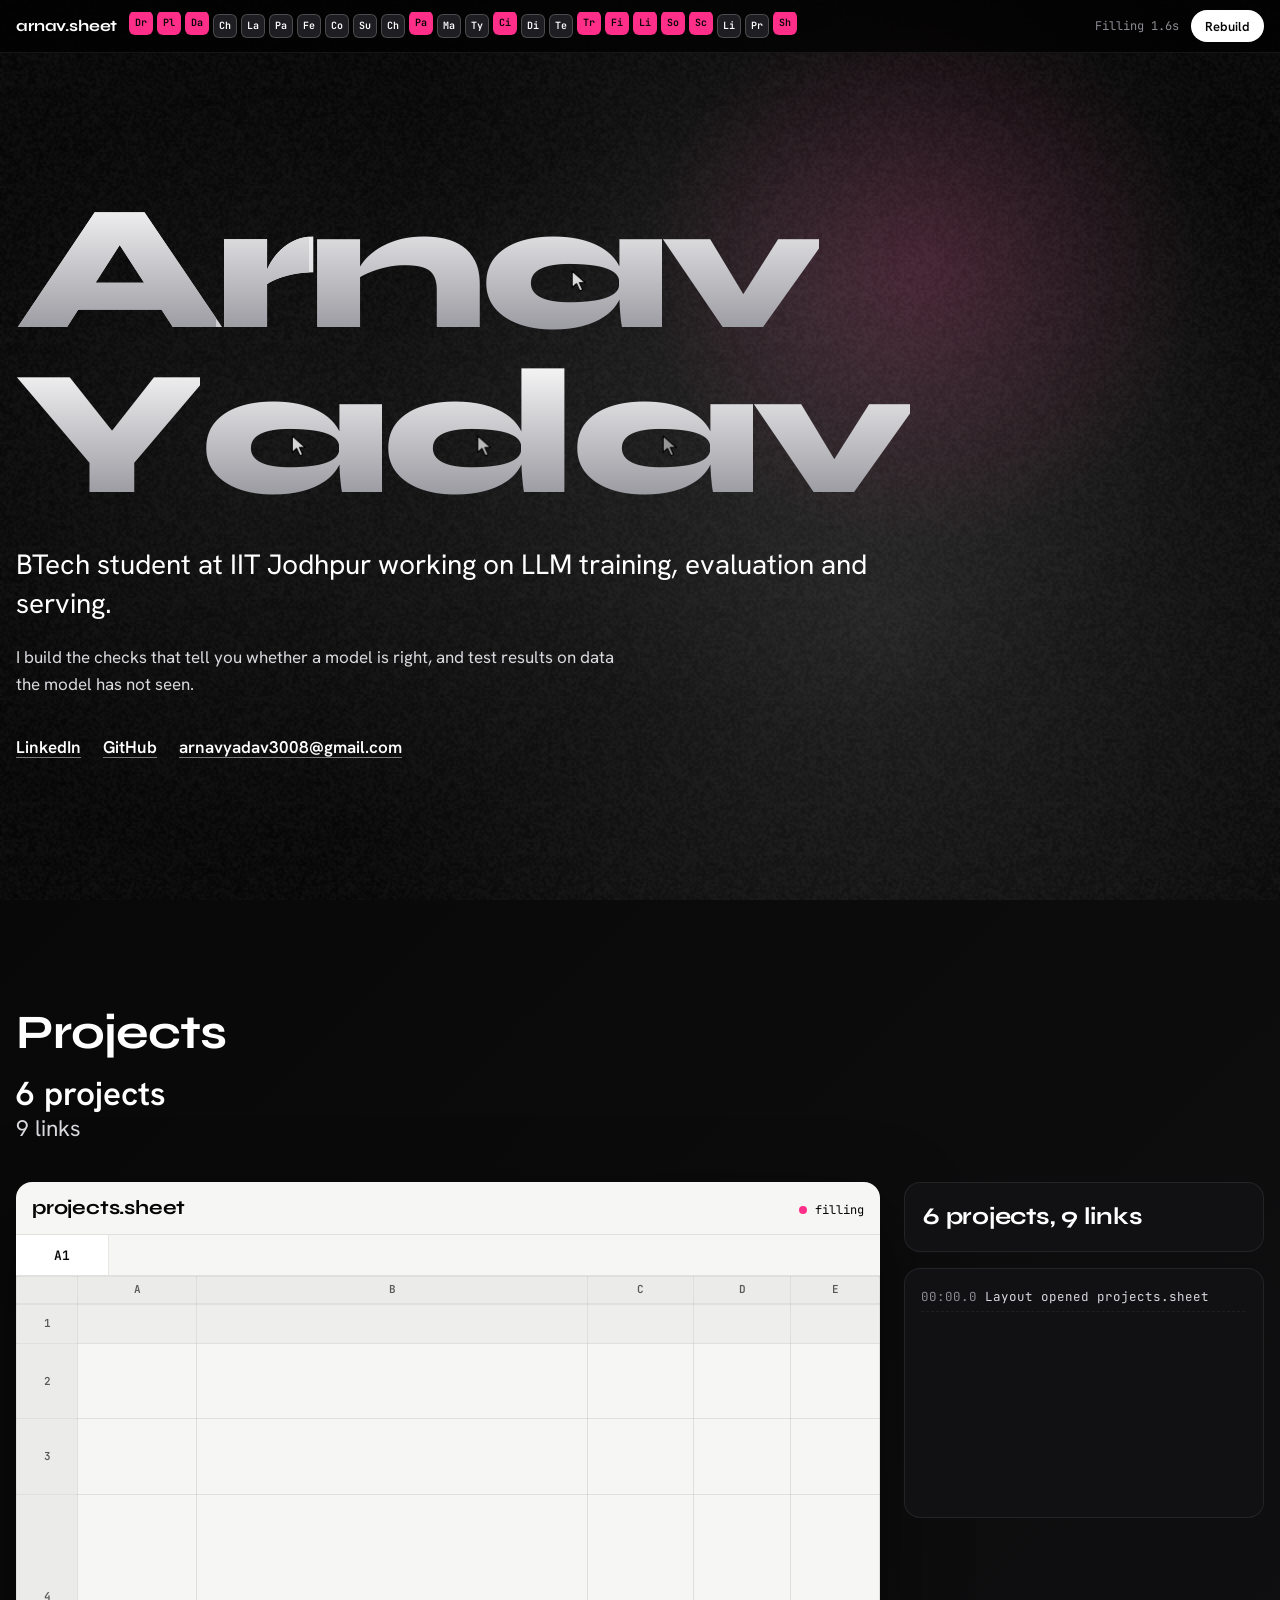
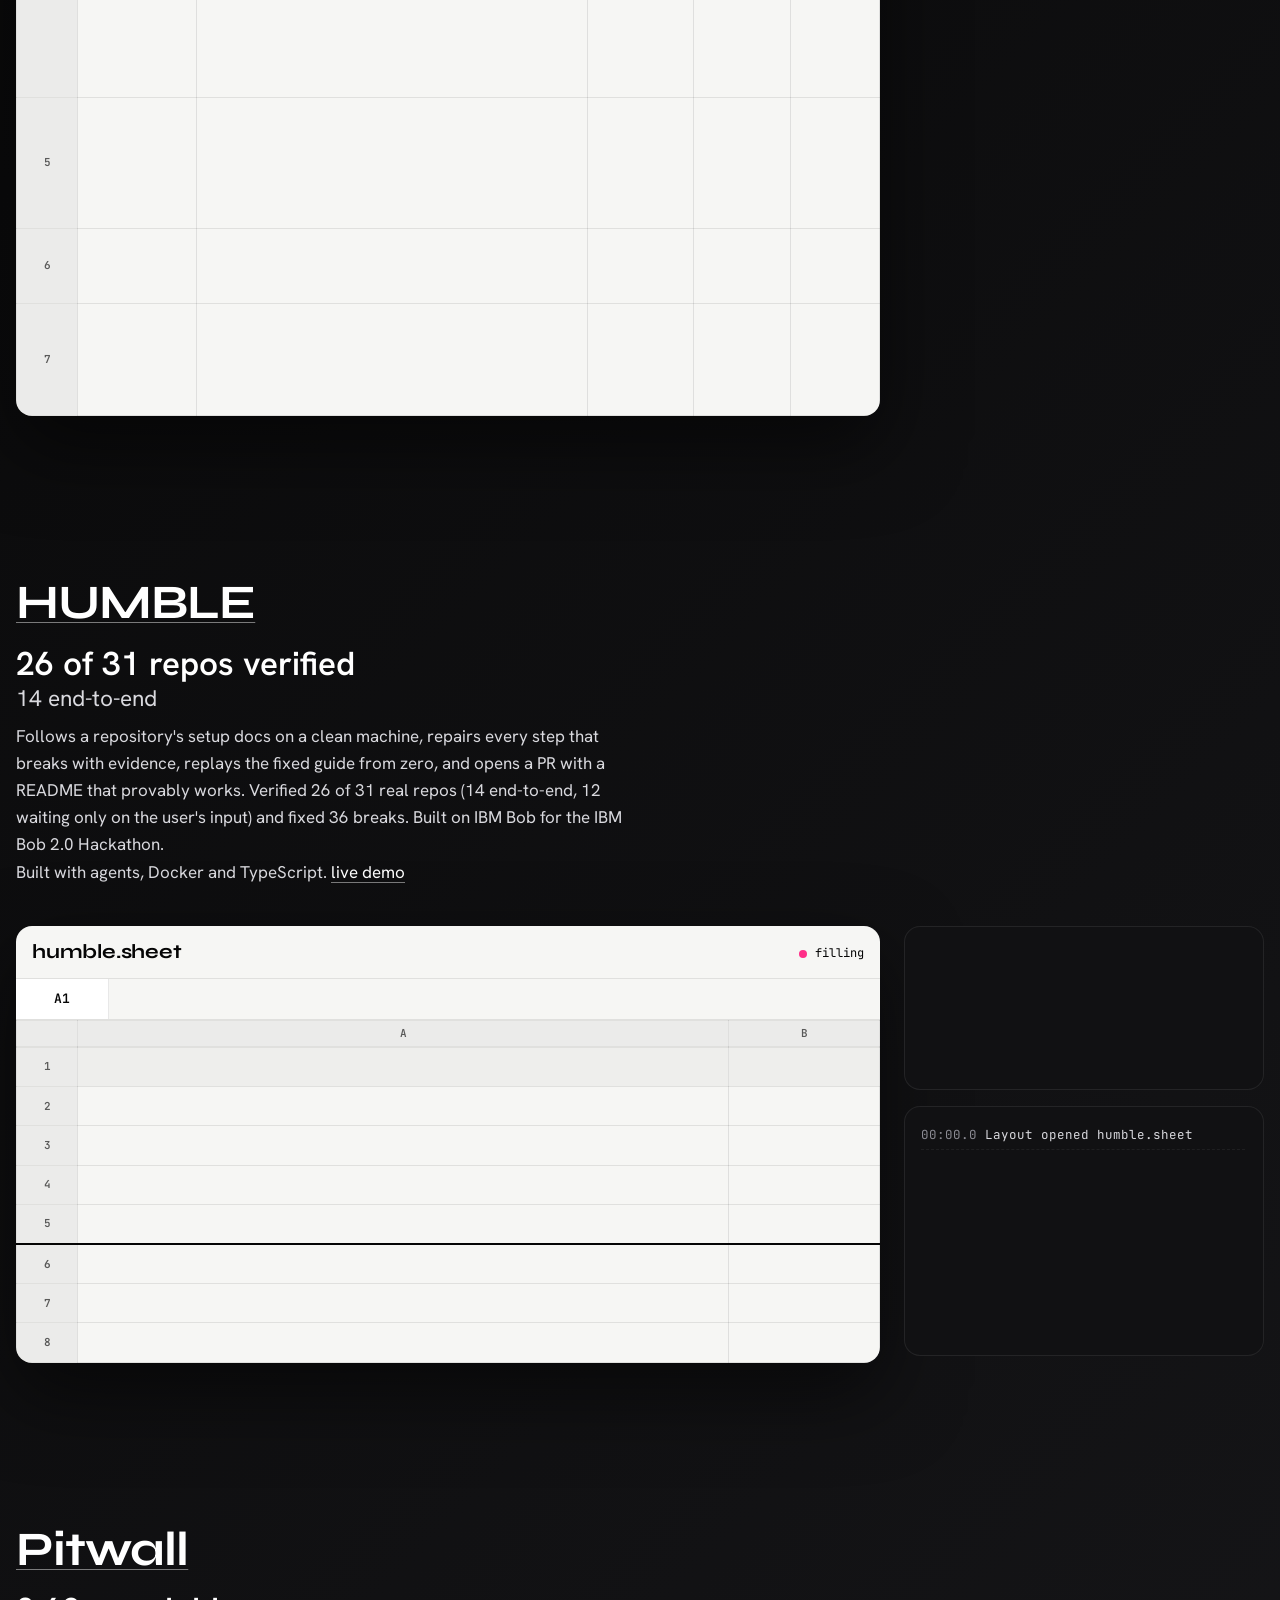
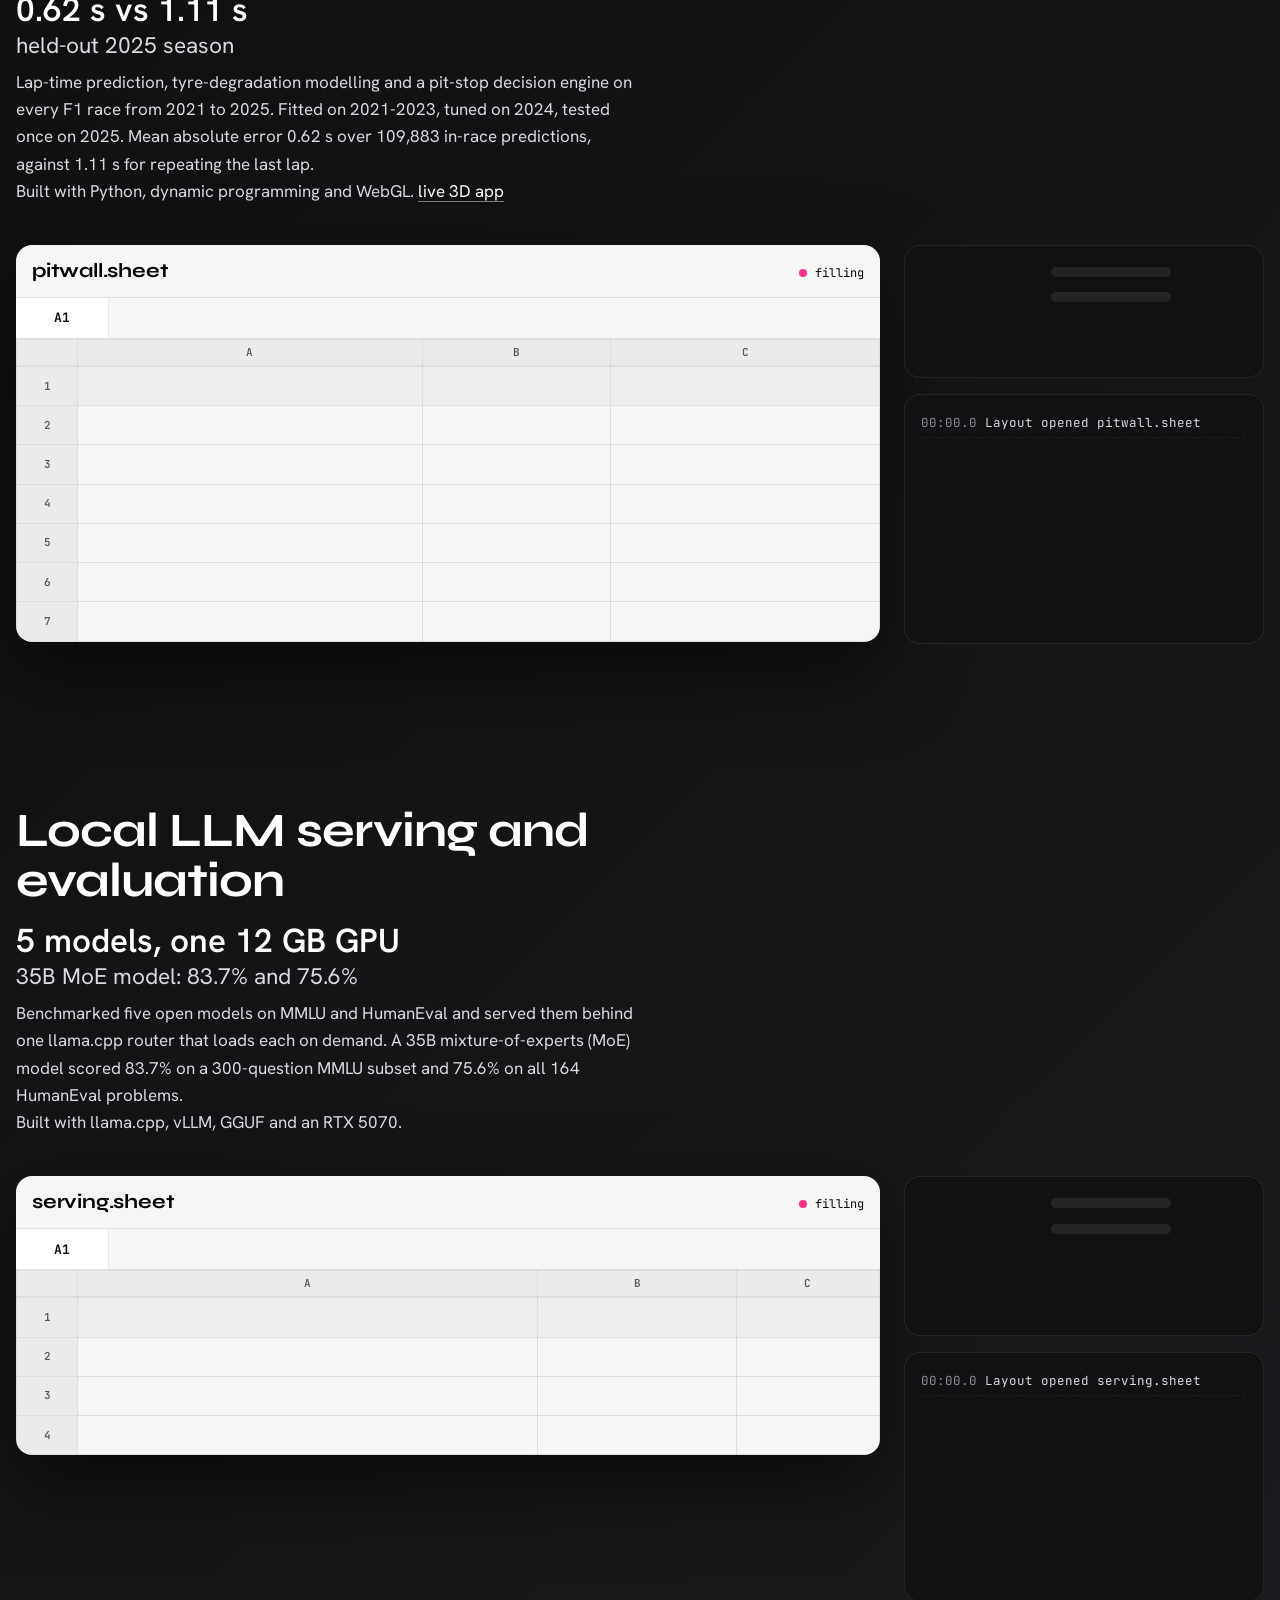
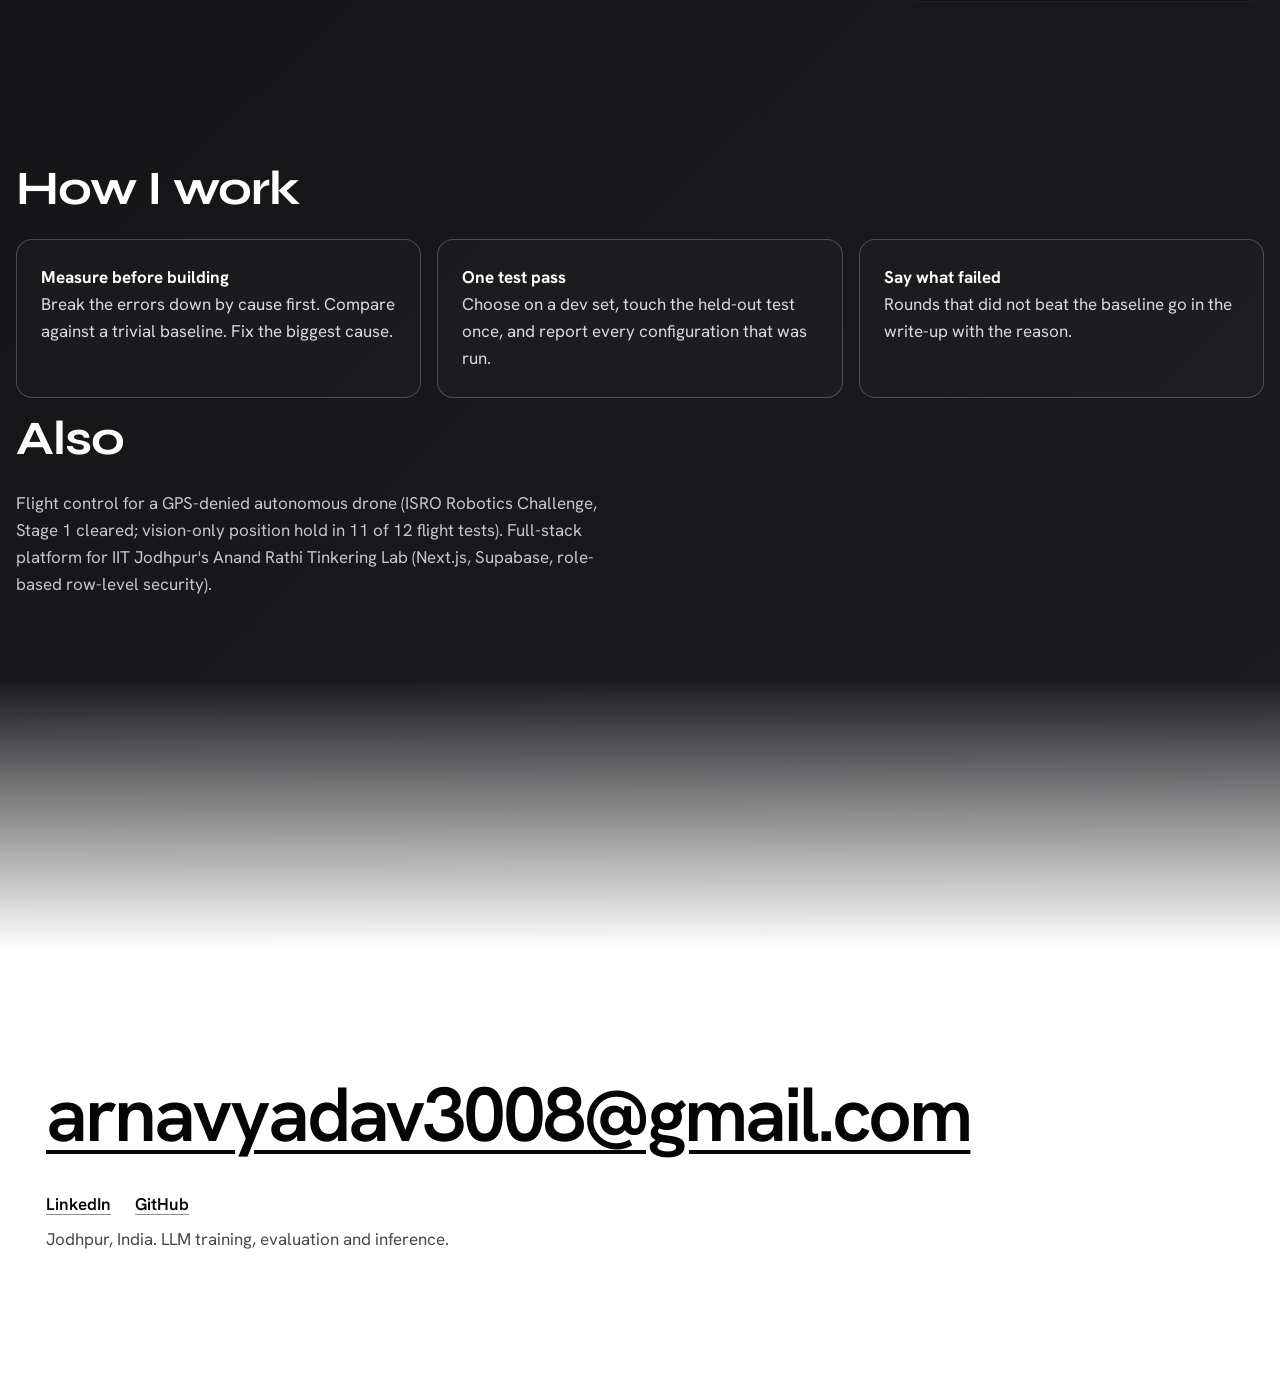
<file: index.html>
<!doctype html>
<html lang="en">
<head>
<meta charset="utf-8">
<meta name="viewport" content="width=device-width, initial-scale=1">
<title>Arnav Yadav, ML systems</title>
<meta name="description" content="Arnav Yadav, BTech at IIT Jodhpur. LLM training, evaluation and serving: citation-verified research models, local LLM serving, voice agents.">
<meta property="og:title" content="Arnav Yadav, ML systems">
<meta property="og:description" content="Verified-citation research models, local LLM serving, voice agents. Every number measured on held-out data.">
<meta property="og:type" content="website">
<meta property="og:url" content="https://b25bb1004-wq.github.io/">
<link rel="canonical" href="https://b25bb1004-wq.github.io/">
<script>
(function () {
  var d = document.documentElement;
  d.classList.add('js');
  if (!(window.matchMedia && matchMedia('(prefers-reduced-motion: reduce)').matches)) d.classList.add('motion');
})();
</script>
<link rel="preconnect" href="https://fonts.googleapis.com">
<link rel="preconnect" href="https://fonts.gstatic.com" crossorigin>
<link rel="stylesheet" href="https://fonts.googleapis.com/css2?family=Syne:wght@700;800&family=Hanken+Grotesk:wght@400;600&family=JetBrains+Mono:wght@400;600&display=swap">
<link rel="stylesheet" href="css/sheet.css">
<script defer src="js/vendor/gsap.min.js"></script>
<script defer src="js/swarm.js"></script>
<script defer src="js/charts.js"></script>
<script defer src="js/build.js"></script>
<script defer src="js/fx.js"></script>
</head>
<body>
<a class="skip" href="#main">Skip to content</a>

<header id="bar">
  <a class="brand" href="#hero">arnav.sheet</a>
  <div id="faces" aria-hidden="true"></div>
  <span id="clock">Filled in 0.0s</span>
  <button id="rebuild" type="button">Rebuild</button>
</header>
<canvas id="backdrop" aria-hidden="true"></canvas>

<main id="main">

<section id="hero" data-block="hero" aria-labelledby="name">
  <h1 id="name">Arnav Yadav</h1>
  <p class="lede">BTech student at IIT Jodhpur working on LLM training, evaluation and serving.</p>
  <p class="intro">I build the checks that tell you whether a model is right, and test results on data the model has not seen.</p>
  <nav class="links" aria-label="Contact links">
    <a class="primary" href="https://www.linkedin.com/in/arnav-yadav-403033378/">LinkedIn</a>
    <a href="https://github.com/b25bb1004-wq">GitHub</a>
    <a href="mailto:arnavyadav3008@gmail.com">arnavyadav3008@gmail.com</a>
  </nav>
</section>

<section class="book" id="projects" data-block="sheet" aria-labelledby="projects-h">
  <header class="book-head">
    <h2 id="projects-h">Projects</h2>
    <p class="claim"><span>6 projects</span><span>9 links</span></p>
  </header>
  <div class="book-body">
    <div class="win">
      <div class="win-bar"><span class="win-name">projects.sheet</span><span class="win-status"></span></div>
      <div class="fx"><span class="fx-cell">A1</span><span class="fx-val"></span></div>
      <div class="grid-wrap">
        <table class="grid">
          <caption class="sr-only">Projects: six projects with what each is, its headline result, status and links.</caption>
          <thead>
            <tr><th scope="col"></th><th class="col" scope="col">A</th><th class="col" scope="col">B</th><th class="col" scope="col">C</th><th class="col" scope="col">D</th><th class="col" scope="col">E</th></tr>
          </thead>
          <tbody>
            <tr class="head"><th class="row" scope="row">1</th><td data-cell="A1" data-t="head">Project</td><td data-cell="B1" data-t="head">What it is</td><td data-cell="C1" data-t="head">Result</td><td data-cell="D1" data-t="head">Status</td><td data-cell="E1" data-t="head">Open</td></tr>
            <tr><th class="row" scope="row">2</th><td data-cell="A2" data-t="text">HUMBLE</td><td data-cell="B2" data-t="text">Follows a repository's setup docs on a clean machine</td><td data-cell="C2" data-t="text">26 of 31 repos verified</td><td data-cell="D2" data-t="tag">14 end-to-end</td><td data-cell="E2" data-t="link"><a href="https://github.com/b25bb1004-wq/firstrun">GitHub</a>, <a href="https://firstrun-sigma.vercel.app">live demo</a></td></tr>
            <tr><th class="row" scope="row">3</th><td data-cell="A3" data-t="text">Pitwall</td><td data-cell="B3" data-t="text">Lap-time prediction, tyre-degradation modelling and a pit-stop decision engine</td><td data-cell="C3" data-t="text">0.62 s vs 1.11 s</td><td data-cell="D3" data-t="tag">held-out 2025 season</td><td data-cell="E3" data-t="link"><a href="https://github.com/b25bb1004-wq/F1-Pitstop_Strategy">GitHub</a>, <a href="https://b25bb1004-wq.github.io/F1-Pitstop_Strategy/">live 3D app</a></td></tr>
            <tr><th class="row" scope="row">4</th><td data-cell="A4" data-t="text">Faith</td><td data-cell="B4" data-t="text">A small open model trained to answer research questions with citations a checker can verify: retrieval over a paper corpus, a natural language inference (NLI) model, and a word-for-word quote test. Built as a benchmark, a verifier and a training loop; each claim is measured on held-out data, and rounds that did not beat the baseline are written up. <span class="stack">Built with PyTorch, LoRA, vLLM, retrieval and evaluation.</span></td><td data-cell="C4" data-t="text">Private research</td><td data-cell="D4" data-t="tag">IIT Jodhpur</td><td data-cell="E4" data-t="text">none</td></tr>
            <tr><th class="row" scope="row">5</th><td data-cell="A5" data-t="text">VOX</td><td data-cell="B5" data-t="text">A real-time voice research agent: live transcription, streaming speech, retrieval over PDFs, and arXiv, web and patent search as tools. Built with a teammate for the Techfest hackathon. <span class="stack">Built with FastAPI, React, ChromaDB, Deepgram and Murf Falcon.</span></td><td data-cell="C5" data-t="text">2nd in Product</td><td data-cell="D5" data-t="tag">Murf AI × IIT Bombay</td><td data-cell="E5" data-t="link"><a href="https://github.com/b25bb1004-wq/murf-ai-iitb-hackathon">GitHub</a></td></tr>
            <tr><th class="row" scope="row">6</th><td data-cell="A6" data-t="text">Local LLM serving and evaluation</td><td data-cell="B6" data-t="text">Benchmarked five open models on MMLU and HumanEval</td><td data-cell="C6" data-t="text">5 models</td><td data-cell="D6" data-t="tag">one 12 GB GPU</td><td data-cell="E6" data-t="text">none</td></tr>
            <tr><th class="row" scope="row">7</th><td data-cell="A7" data-t="text">llm-from-scratch</td><td data-cell="B7" data-t="text">A GPT built from the ground up, one Zero to Hero lecture per folder, each run top to bottom. The autograd engine has tests that caught real bugs. <span class="stack">Built with Python, PyTorch and pytest.</span></td><td data-cell="C7" data-t="text">micrograd ✓</td><td data-cell="D7" data-t="tag">makemore in progress</td><td data-cell="E7" data-t="link"><a href="https://github.com/b25bb1004-wq/llm-from-scratch">GitHub</a></td></tr>
          </tbody>
        </table>
      </div>
    </div>
    <aside class="side">
      <p class="count">6 projects, 9 links</p>
      <div class="log" aria-hidden="true"><ol></ol></div>
    </aside>
  </div>
</section>

<section class="book" id="humble" data-block="sheet" aria-labelledby="humble-h">
  <header class="book-head">
    <h2 id="humble-h"><a href="https://github.com/b25bb1004-wq/firstrun">HUMBLE</a></h2>
    <p class="claim"><span>26 of 31 repos verified</span><span>14 end-to-end</span></p>
    <p class="book-note">Follows a repository's setup docs on a clean machine, repairs every step that breaks with evidence, replays the fixed guide from zero, and opens a PR with a README that provably works. Verified 26 of 31 real repos (14 end-to-end, 12 waiting only on the user's input) and fixed 36 breaks. Built on IBM Bob for the IBM Bob 2.0 Hackathon.</p>
    <p class="book-note">Built with agents, Docker and TypeScript. <a href="https://firstrun-sigma.vercel.app">live demo</a></p>
  </header>
  <div class="book-body">
    <div class="win">
      <div class="win-bar"><span class="win-name">humble.sheet</span><span class="win-status"></span></div>
      <div class="fx"><span class="fx-cell">A1</span><span class="fx-val"></span></div>
      <div class="grid-wrap">
        <table class="grid">
          <caption class="sr-only">HUMBLE repository status: 14 verified end-to-end, 12 waiting on the user's input, 5 not verified, with the verified total, the total of 31 and the share verified.</caption>
          <thead>
            <tr><th scope="col"></th><th class="col" scope="col">A</th><th class="col" scope="col">B</th></tr>
          </thead>
          <tbody>
            <tr class="head"><th class="row" scope="row">1</th><td data-cell="A1" data-t="head">Status</td><td data-cell="B1" data-t="head">Repos</td></tr>
            <tr><th class="row" scope="row">2</th><td data-cell="A2" data-t="text">verified end-to-end</td><td data-cell="B2" data-t="num" data-v="14">14</td></tr>
            <tr><th class="row" scope="row">3</th><td data-cell="A3" data-t="text">waiting only on the user's input</td><td data-cell="B3" data-t="num" data-v="12">12</td></tr>
            <tr><th class="row" scope="row">4</th><td data-cell="A4" data-t="text">not verified</td><td data-cell="B4" data-t="num" data-v="5">5</td></tr>
            <tr><th class="row" scope="row">5</th><td data-cell="A5" data-t="text">verified</td><td data-cell="B5" data-t="formula" data-f="=B2+B3" data-v="26" data-check="26 = 14 + 12">26</td></tr>
            <tr class="total"><th class="row" scope="row">6</th><td data-cell="A6" data-t="text">total</td><td data-cell="B6" data-t="formula" data-f="=SUM(B2:B4)" data-v="31">31</td></tr>
            <tr><th class="row" scope="row">7</th><td data-cell="A7" data-t="text">share verified</td><td data-cell="B7" data-t="formula" data-f="=B5/B6" data-v="0.839">83.9%</td></tr>
            <tr><th class="row" scope="row">8</th><td data-cell="A8" data-t="text">breaks fixed</td><td data-cell="B8" data-t="num" data-v="36">36</td></tr>
          </tbody>
        </table>
      </div>
    </div>
    <aside class="side">
      <figure class="chart" data-chart="tiles" data-range="B2:B4" role="img" aria-label="31 repository tiles: 14 verified end-to-end (solid), 12 waiting only on the user's input (hatched), 5 not verified (outline). 26 of 31 verified, 36 breaks fixed.">
        <div class="tiles">
          <span class="tile solid"></span><span class="tile solid"></span><span class="tile solid"></span><span class="tile solid"></span><span class="tile solid"></span><span class="tile solid"></span><span class="tile solid"></span><span class="tile solid"></span><span class="tile solid"></span><span class="tile solid"></span><span class="tile solid"></span><span class="tile solid"></span><span class="tile solid"></span><span class="tile solid"></span><span class="tile hatch"></span><span class="tile hatch"></span><span class="tile hatch"></span><span class="tile hatch"></span><span class="tile hatch"></span><span class="tile hatch"></span><span class="tile hatch"></span><span class="tile hatch"></span><span class="tile hatch"></span><span class="tile hatch"></span><span class="tile hatch"></span><span class="tile hatch"></span><span class="tile outline"></span><span class="tile outline"></span><span class="tile outline"></span><span class="tile outline"></span><span class="tile outline"></span>
        </div>
        <figcaption>31 repos: 14 verified end-to-end, 12 waiting only on the user's input, 5 not verified.</figcaption>
      </figure>
      <div class="log" aria-hidden="true"><ol></ol></div>
    </aside>
  </div>
</section>

<section class="book" id="pitwall" data-block="sheet" aria-labelledby="pitwall-h">
  <header class="book-head">
    <h2 id="pitwall-h"><a href="https://github.com/b25bb1004-wq/F1-Pitstop_Strategy">Pitwall</a></h2>
    <p class="claim"><span>0.62 s vs 1.11 s</span><span>held-out 2025 season</span></p>
    <p class="book-note">Lap-time prediction, tyre-degradation modelling and a pit-stop decision engine on every F1 race from 2021 to 2025. Fitted on 2021-2023, tuned on 2024, tested once on 2025. Mean absolute error 0.62 s over 109,883 in-race predictions, against 1.11 s for repeating the last lap.</p>
    <p class="book-note">Built with Python, dynamic programming and WebGL. <a href="https://b25bb1004-wq.github.io/F1-Pitstop_Strategy/">live 3D app</a></p>
  </header>
  <div class="book-body">
    <div class="win">
      <div class="win-bar"><span class="win-name">pitwall.sheet</span><span class="win-status"></span></div>
      <div class="fx"><span class="fx-cell">A1</span><span class="fx-val"></span></div>
      <div class="grid-wrap">
        <table class="grid">
          <caption class="sr-only">Pitwall model mean absolute error in seconds against repeating the last lap, with the prediction count and the data split.</caption>
          <thead>
            <tr><th scope="col"></th><th class="col" scope="col">A</th><th class="col" scope="col">B</th><th class="col" scope="col">C</th></tr>
          </thead>
          <tbody>
            <tr class="head"><th class="row" scope="row">1</th><td data-cell="A1" data-t="head">Method</td><td data-cell="B1" data-t="head">MAE (s)</td><td data-cell="C1" data-t="head">vs repeat last lap</td></tr>
            <tr><th class="row" scope="row">2</th><td data-cell="A2" data-t="text">Pitwall model</td><td data-cell="B2" data-t="num" data-v="0.62" data-check="0.62 < 1.11">0.62</td><td data-cell="C2" data-t="formula" data-f="=B2/B3" data-v="0.56">0.56x</td></tr>
            <tr><th class="row" scope="row">3</th><td data-cell="A3" data-t="text">repeat the last lap</td><td data-cell="B3" data-t="num" data-v="1.11">1.11</td><td data-cell="C3" data-t="num" data-v="1">1.00x</td></tr>
            <tr><th class="row" scope="row">4</th><td data-cell="A4" data-t="text">in-race predictions</td><td data-cell="B4" data-t="num" data-v="109883">109,883</td><td data-cell="C4" data-t="text"></td></tr>
            <tr><th class="row" scope="row">5</th><td data-cell="A5" data-t="text">fitted</td><td data-cell="B5" data-t="text">2021-2023</td><td data-cell="C5" data-t="text"></td></tr>
            <tr><th class="row" scope="row">6</th><td data-cell="A6" data-t="text">tuned</td><td data-cell="B6" data-t="text">2024</td><td data-cell="C6" data-t="text"></td></tr>
            <tr><th class="row" scope="row">7</th><td data-cell="A7" data-t="text">tested once</td><td data-cell="B7" data-t="text">2025</td><td data-cell="C7" data-t="text"></td></tr>
          </tbody>
        </table>
      </div>
    </div>
    <aside class="side">
      <figure class="chart" data-chart="bar" data-labels="A2:A3" data-range="B2:B3" data-win="B2" role="img" aria-label="Bar chart of mean absolute error: Pitwall model 0.62 s, repeating the last lap 1.11 s.">
        <div class="bar-row"><span class="bar-label">Pitwall model</span><span class="bar-track"><span class="bar" style="--w:55.9%"></span></span><span class="bar-val">0.62</span></div>
        <div class="bar-row"><span class="bar-label">repeat the last lap</span><span class="bar-track"><span class="bar" style="--w:100%"></span></span><span class="bar-val">1.11</span></div>
        <figcaption>0.62 s against 1.11 s</figcaption>
      </figure>
      <div class="log" aria-hidden="true"><ol></ol></div>
    </aside>
  </div>
</section>

<section class="book" id="serving" data-block="sheet" aria-labelledby="serving-h">
  <header class="book-head">
    <h2 id="serving-h">Local LLM serving and evaluation</h2>
    <p class="claim"><span>5 models, one 12 GB GPU</span><span>35B MoE model: 83.7% and 75.6%</span></p>
    <p class="book-note">Benchmarked five open models on MMLU and HumanEval and served them behind one llama.cpp router that loads each on demand. A 35B mixture-of-experts (MoE) model scored 83.7% on a 300-question MMLU subset and 75.6% on all 164 HumanEval problems.</p>
    <p class="book-note">Built with llama.cpp, vLLM, GGUF and an RTX 5070.</p>
  </header>
  <div class="book-body">
    <div class="win">
      <div class="win-bar"><span class="win-name">serving.sheet</span><span class="win-status"></span></div>
      <div class="fx"><span class="fx-cell">A1</span><span class="fx-val"></span></div>
      <div class="grid-wrap">
        <table class="grid">
          <caption class="sr-only">Benchmark scores for the 35B mixture-of-experts model: MMLU subset and HumanEval, with the question count, and the number of models served on one 12 GB GPU.</caption>
          <thead>
            <tr><th scope="col"></th><th class="col" scope="col">A</th><th class="col" scope="col">B</th><th class="col" scope="col">C</th></tr>
          </thead>
          <tbody>
            <tr class="head"><th class="row" scope="row">1</th><td data-cell="A1" data-t="head">Benchmark</td><td data-cell="B1" data-t="head">Questions</td><td data-cell="C1" data-t="head">Score</td></tr>
            <tr><th class="row" scope="row">2</th><td data-cell="A2" data-t="text">MMLU subset</td><td data-cell="B2" data-t="num" data-v="300">300</td><td data-cell="C2" data-t="num" data-v="83.7">83.7%</td></tr>
            <tr><th class="row" scope="row">3</th><td data-cell="A3" data-t="text">HumanEval</td><td data-cell="B3" data-t="num" data-v="164">164</td><td data-cell="C3" data-t="num" data-v="75.6">75.6%</td></tr>
            <tr><th class="row" scope="row">4</th><td data-cell="A4" data-t="text">models on one 12 GB GPU</td><td data-cell="B4" data-t="text"></td><td data-cell="C4" data-t="num" data-v="5">5</td></tr>
          </tbody>
        </table>
      </div>
    </div>
    <aside class="side">
      <figure class="chart" data-chart="bar" data-labels="A2:A3" data-range="C2:C3" data-win="C2" role="img" aria-label="Bar chart on a 0 to 100 scale for the 35B mixture-of-experts model: MMLU subset 83.7%, HumanEval 75.6%.">
        <div class="bar-row"><span class="bar-label">MMLU subset</span><span class="bar-track"><span class="bar" style="--w:83.7%"></span></span><span class="bar-val">83.7%</span></div>
        <div class="bar-row"><span class="bar-label">HumanEval</span><span class="bar-track"><span class="bar" style="--w:75.6%"></span></span><span class="bar-val">75.6%</span></div>
        <figcaption>35B MoE model, scores in percent on a 0 to 100 scale</figcaption>
      </figure>
      <div class="log" aria-hidden="true"><ol></ol></div>
    </aside>
  </div>
</section>

<section id="method" data-block="notes" aria-labelledby="how">
  <h2 id="how">How I work</h2>
  <div class="note">
    <strong>Measure before building</strong>
    <p>Break the errors down by cause first. Compare against a trivial baseline. Fix the biggest cause.</p>
  </div>
  <div class="note">
    <strong>One test pass</strong>
    <p>Choose on a dev set, touch the held-out test once, and report every configuration that was run.</p>
  </div>
  <div class="note">
    <strong>Say what failed</strong>
    <p>Rounds that did not beat the baseline go in the write-up with the reason.</p>
  </div>
  <h2 id="also">Also</h2>
  <p class="also">Flight control for a GPS-denied autonomous drone (ISRO Robotics Challenge, Stage 1 cleared; vision-only position hold in 11 of 12 flight tests). Full-stack platform for IIT Jodhpur's Anand Rathi Tinkering Lab (Next.js, Supabase, role-based row-level security).</p>
</section>

<footer id="contact" data-block="notes" aria-label="Contact">
  <nav class="links" aria-label="Contact links">
    <a class="primary" href="https://www.linkedin.com/in/arnav-yadav-403033378/">LinkedIn</a>
    <a href="https://github.com/b25bb1004-wq">GitHub</a>
    <a href="mailto:arnavyadav3008@gmail.com">arnavyadav3008@gmail.com</a>
  </nav>
  <p>Jodhpur, India. LLM training, evaluation and inference.</p>
</footer>

</main>

<div id="swarm" aria-hidden="true"></div>
<canvas id="trails" aria-hidden="true"></canvas>
</body>
</html>
</file>
<file: css/sheet.css>
@import url('https://fonts.googleapis.com/css2?family=Hanken+Grotesk:wght@400;600&family=JetBrains+Mono:wght@400;600&family=Syne:wght@700;800&display=swap');

/* arnav.sheet: one stylesheet. Tokens, page, bar, hero, books, windows,
   side panels, method notes, footer, swarm and motion states, in that order. */

:root {
  --black: #050505;
  --coal: #111113;
  --graphite: #1E1E22;
  --smoke: #8B8B93;
  --mist: #D9D9DE;
  --paper: #F6F6F4;
  --white: #FFFFFF;
  --pink: #FF2E88;
  --pink-soft: #FF9CC8;
  --pink-ink: #C4005A;

  --font-display: "Syne", system-ui, sans-serif;
  --font-text: "Hanken Grotesk", system-ui, sans-serif;
  --font-mono: "JetBrains Mono", ui-monospace, monospace;

  --rule-dark: rgba(255, 255, 255, .08);
  --rule-paper: rgba(0, 0, 0, .09);
  --ink-soft: rgba(0, 0, 0, .62);
}

/* Base */
html {
  background: var(--black);
  -webkit-text-size-adjust: 100%;
}

body {
  margin: 0;
  min-height: 100vh;
  overflow-x: clip;
  color: var(--white);
  font: 400 17px/1.6 var(--font-text);
  background:
    radial-gradient(60vw 45vh at 80% 8%, rgba(255, 255, 255, .12), transparent 70%),
    linear-gradient(135deg, var(--black) 0%, var(--graphite) 100%);
}

img { max-width: 100%; }

main {
  position: relative;
  z-index: 1;
}

section[id] { scroll-margin-top: 64px; }

h1, h2, h3 { font-family: var(--font-display); margin: 0; }

a {
  color: var(--white);
  text-decoration: underline;
  text-decoration-color: rgba(255, 255, 255, .45);
  text-decoration-thickness: 1px;
  text-underline-offset: 4px;
}
a:hover { text-decoration-color: var(--pink); }
a, button { cursor: pointer; }

:focus-visible {
  outline: 2px solid var(--pink);
  outline-offset: 2px;
}
::selection {
  background: var(--pink);
  color: var(--black);
}

.sr-only {
  position: absolute;
  width: 1px;
  height: 1px;
  margin: -1px;
  padding: 0;
  overflow: hidden;
  clip: rect(0 0 0 0);
  clip-path: inset(50%);
  white-space: nowrap;
  border: 0;
}

/* Top hairline progress */
#progress {
  position: fixed;
  top: 0;
  left: 0;
  right: 0;
  height: 2px;
  background: var(--pink);
  transform-origin: 0 50%;
  transform: scaleX(var(--p, 0));
  z-index: 60;
  pointer-events: none;
}

/* Bar */
#bar {
  position: fixed;
  top: 0;
  left: 0;
  right: 0;
  z-index: 40;
  height: 52px;
  display: flex;
  align-items: center;
  gap: 12px;
  padding: 0 16px;
  background: rgba(0, 0, 0, .72);
  -webkit-backdrop-filter: blur(14px);
  backdrop-filter: blur(14px);
  border-bottom: 1px solid var(--rule-dark);
}
#bar .brand {
  font: 700 16px/1 var(--font-display);
  letter-spacing: -.01em;
  color: var(--white);
  text-decoration: none;
  white-space: nowrap;
}
#faces {
  flex: 1 1 auto;
  min-width: 0;
  height: 28px;
  display: flex;
  flex-wrap: wrap;
  align-content: center;
  gap: 4px;
  overflow: hidden;
}
.face {
  display: grid;
  place-items: center;
  flex: 0 0 22px;
  width: 22px;
  height: 22px;
  border: 1px solid rgba(255, 255, 255, .2);
  border-radius: 6px;
  background: var(--graphite);
  color: var(--white);
  font: 600 10px/1 var(--font-mono);
  transition: transform 200ms ease;
}
.face.busy {
  transform: translateY(-3px);
  background: var(--pink);
  border-color: transparent;
  color: var(--black);
}
#clock {
  font: 400 12px/1 var(--font-mono);
  color: var(--smoke);
  white-space: nowrap;
  font-variant-numeric: tabular-nums;
}
#rebuild {
  flex: 0 0 auto;
  height: 32px;
  padding: 0 14px;
  border: 0;
  border-radius: 999px;
  background: var(--white);
  color: var(--black);
  font: 600 13px/1 var(--font-text);
  transition: background-color 150ms ease;
}
#rebuild:hover,
#rebuild:focus-visible {
  background: var(--pink);
  color: var(--black);
}

/* Hero */
#hero {
  box-sizing: border-box;
  min-height: 100vh;
  min-height: 100svh;
  max-width: 1352px;
  margin: 0 auto;
  padding: 84px 16px 9vh;
  display: flex;
  flex-direction: column;
  justify-content: center;
}
#name {
  margin: 0 0 28px;
  font: 800 clamp(64px, 14vw, 190px)/.92 var(--font-display);
  letter-spacing: -.045em;
  overflow-wrap: anywhere;
  background: linear-gradient(180deg, var(--white) 0%, var(--smoke) 100%);
  -webkit-background-clip: text;
  background-clip: text;
  color: transparent;
  -webkit-text-fill-color: transparent;
}
.letter {
  display: inline-block;
  will-change: transform;
}
.lede {
  max-width: 34em;
  margin: 0 0 20px;
  font: 400 clamp(20px, 2.4vw, 28px)/1.4 var(--font-text);
  color: var(--white);
}
.intro {
  max-width: 60ch;
  margin: 0 0 28px;
  color: var(--mist);
}
.links {
  display: flex;
  flex-wrap: wrap;
  gap: 4px 22px;
}
.links a {
  display: inline-flex;
  align-items: center;
  min-height: 44px;
  font-weight: 600;
  color: var(--white);
}

/* Books */
.book {
  box-sizing: border-box;
  max-width: 1352px;
  margin: 0 auto;
  padding: 9vh 16px;
}
.book-head {
  max-width: 44rem;
  margin-bottom: 40px;
}
.book-head h2 {
  margin-bottom: 14px;
  font: 700 clamp(28px, 4vw, 48px)/1.05 var(--font-display);
  letter-spacing: -.02em;
}
.claim {
  max-width: 38ch;
  margin: 0 0 10px;
  font: 600 clamp(22px, 2.6vw, 34px)/1.25 var(--font-text);
  color: var(--white);
}
.book-note {
  max-width: 62ch;
  margin: 0;
  color: var(--mist);
}
.book-body {
  display: grid;
  grid-template-columns: minmax(0, 1fr) 360px;
  gap: 24px;
  align-items: start;
}
.side {
  min-width: 0;
  display: flex;
  flex-direction: column;
  gap: 16px;
}

/* Sheet window (direct child of .book-body only, so .bar-row.win stays a bar row) */
.book-body > .win {
  min-width: 0;
  background: var(--paper);
  color: var(--black);
  border-radius: 16px;
  overflow: hidden;
  box-shadow: 0 30px 80px rgba(0, 0, 0, .55);
  transform-origin: 50% 0;
}
.win-bar {
  display: flex;
  align-items: baseline;
  justify-content: space-between;
  gap: 12px;
  padding: 14px 16px;
  border-bottom: 1px solid var(--rule-paper);
}
.win-name {
  min-width: 0;
  font: 700 20px/1.2 var(--font-display);
  letter-spacing: -.01em;
  white-space: nowrap;
  overflow: hidden;
  text-overflow: ellipsis;
}
.win-status {
  min-width: 0;
  font: 400 12px/1.4 var(--font-mono);
  color: var(--ink-soft);
  white-space: nowrap;
  overflow: hidden;
  text-overflow: ellipsis;
}
.win.live .win-status {
  display: inline-flex;
  align-items: center;
  gap: 8px;
  color: var(--black);
}
.win.live .win-status::before {
  content: "";
  flex: 0 0 8px;
  width: 8px;
  height: 8px;
  border-radius: 50%;
  background: var(--pink);
  animation: pulse 1.4s ease-in-out infinite;
}

/* Formula bar */
.fx {
  display: flex;
  align-items: stretch;
  min-height: 40px;
  background: var(--paper);
  border-bottom: 1px solid var(--rule-paper);
}
.fx-cell {
  display: flex;
  align-items: center;
  justify-content: center;
  min-width: 64px;
  padding: 0 14px;
  background: var(--white);
  border-right: 1px solid var(--rule-paper);
  font: 600 13px/1 var(--font-mono);
}
.fx-val {
  flex: 1 1 auto;
  min-width: 0;
  padding: 0 14px;
  font: 400 13.5px/40px var(--font-mono);
  white-space: nowrap;
  overflow: hidden;
  text-overflow: ellipsis;
}

/* Grid */
.grid-wrap {
  max-width: 100%;
  overflow-x: auto;
  overflow-y: hidden;
  overscroll-behavior-x: contain;
  -webkit-overflow-scrolling: touch;
}
.grid {
  width: 100%;
  min-width: 560px;
  border-collapse: collapse;
  font: 400 13.5px/1.35 var(--font-mono);
  color: var(--black);
  font-variant-numeric: tabular-nums;
}
.grid th,
.grid td {
  padding: 10px 12px;
  border: 1px solid var(--rule-paper);
  text-align: left;
  vertical-align: middle;
  position: relative;
}
.grid td { cursor: cell; }
.grid th {
  background: rgba(0, 0, 0, .045);
  color: var(--ink-soft);
  font: 400 11px/1.2 var(--font-mono);
  font-weight: 600;
}
.grid th.col,
.grid th.row {
  padding: 6px 8px;
  text-align: center;
  user-select: none;
}
.grid th.row { width: 44px; }
tr.head td {
  background: rgba(0, 0, 0, .03);
  font: 600 14px/1.3 var(--font-text);
}
td[data-t="num"],
td[data-t="formula"],
td[data-t="heat"] {
  text-align: right;
  white-space: nowrap;
}
tr.total td,
tr.total th {
  border-top: 2px solid var(--black);
  font-weight: 700;
}
.tag {
  display: inline-block;
  padding: 2px 8px;
  border-radius: 6px;
  background: var(--black);
  color: var(--white);
  font: 600 12px/1.5 var(--font-mono);
  white-space: nowrap;
}
td[data-t="link"] a {
  color: var(--pink-ink);
  text-decoration: underline;
  text-decoration-thickness: 1px;
  text-underline-offset: 3px;
}
td[data-t="heat"] {
  background: color-mix(in srgb, var(--pink) calc(var(--h, 0) * 70%), transparent);
}
td.active { box-shadow: inset 0 0 0 2px var(--pink); }
td.wrote::before {
  content: "";
  position: absolute;
  inset: 0;
  background: var(--pink);
  pointer-events: none;
  animation: wrote 600ms ease-out forwards;
}
td.checked::after {
  content: "";
  position: absolute;
  top: 4px;
  right: 6px;
  width: 5px;
  height: 9px;
  border: solid var(--pink);
  border-width: 0 2px 2px 0;
  transform: rotate(45deg);
}

/* Side panels */
.chart,
.log,
.count {
  box-sizing: border-box;
  margin: 0;
  padding: 18px;
  background: var(--coal);
  color: var(--white);
  border: 1px solid var(--rule-dark);
  border-radius: 16px;
}
.chart figcaption {
  margin: 0 0 16px;
  font: 700 clamp(18px, 1.8vw, 22px)/1.25 var(--font-display);
  letter-spacing: -.01em;
}
.chart[data-chart="tiles"] figcaption {
  margin-bottom: 12px;
  font: 400 12px/1.5 var(--font-mono);
  color: var(--mist);
}
.bar-row {
  display: grid;
  grid-template-columns: 118px minmax(0, 1fr) 64px;
  align-items: center;
  gap: 10px;
  margin: 0 0 10px;
}
.bar-label {
  min-width: 0;
  overflow: hidden;
  text-overflow: ellipsis;
  white-space: nowrap;
  font: 400 12px/1.3 var(--font-mono);
  color: var(--mist);
}
.bar-track {
  min-width: 0;
  height: 10px;
  overflow: hidden;
  border-radius: 999px;
  background: rgba(255, 255, 255, .08);
}
.bar {
  display: block;
  width: var(--w, 0%);
  height: 100%;
  border-radius: 999px;
  background: var(--white);
}
.bar-row:first-of-type .bar,
.bar-row.win .bar { background: var(--pink); }
.bar-val {
  text-align: right;
  white-space: nowrap;
  font: 400 12px/1.3 var(--font-mono);
  color: var(--white);
}
.tiles {
  display: grid;
  grid-template-columns: repeat(auto-fill, 22px);
  gap: 6px;
}
.tile {
  display: block;
  box-sizing: border-box;
  width: 22px;
  height: 22px;
  border-radius: 4px;
}
.tile.solid { background: var(--white); }
.tile.hatch {
  border: 1px solid rgba(255, 255, 255, .4);
  background: repeating-linear-gradient(45deg, var(--white) 0 2px, transparent 2px 6px);
}
.tile.outline { border: 1px solid var(--white); }
.count {
  font: 700 clamp(20px, 2vw, 24px)/1.3 var(--font-display);
  letter-spacing: -.01em;
}
.log { padding: 14px 16px; }
.log ol {
  height: 220px;
  margin: 0;
  padding: 0 2px 0 0;
  list-style: none;
  overflow-y: auto;
  overscroll-behavior: contain;
  font: 400 12.5px/1.45 var(--font-mono);
}
.log li {
  display: flex;
  flex-wrap: wrap;
  align-items: baseline;
  gap: 0 8px;
  padding: 5px 0;
  color: var(--mist);
  border-bottom: 1px dashed rgba(255, 255, 255, .06);
}
.log time {
  color: var(--smoke);
  white-space: nowrap;
  font-variant-numeric: tabular-nums;
}
.log b {
  display: inline-block;
  padding: 0 6px;
  border-radius: 6px;
  background: var(--white);
  color: var(--black);
  font: 600 11px/1.6 var(--font-mono);
  white-space: nowrap;
}

/* Method notes */
#method {
  box-sizing: border-box;
  max-width: 1352px;
  margin: 0 auto;
  padding: 9vh 16px;
  display: grid;
  grid-template-columns: repeat(3, minmax(0, 1fr));
  gap: 16px;
}
#method > h2,
#method > .also { grid-column: 1 / -1; }
#method > h2 {
  margin-bottom: 8px;
  font: 700 clamp(28px, 4vw, 48px)/1.05 var(--font-display);
  letter-spacing: -.02em;
}
.note {
  margin: 0;
  padding: 24px;
  border: 1px solid rgba(255, 255, 255, .22);
  border-radius: 16px;
  background: rgba(255, 255, 255, .02);
}
.note h3 {
  margin: 0 0 10px;
  font: 700 22px/1.2 var(--font-display);
  color: var(--white);
}
.note p {
  margin: 0;
  color: var(--mist);
}
.also {
  max-width: 62ch;
  margin: 0;
  color: var(--mist);
}

/* Footer: inverts to white, band fades into it from above */
#contact {
  position: relative;
  box-sizing: border-box;
  margin-top: 30vh;
  padding: 14vh 16px 12vh;
  background: var(--white);
  color: var(--black);
}
#contact::before {
  content: "";
  position: absolute;
  left: 0;
  right: 0;
  top: -30vh;
  height: 30vh;
  background: linear-gradient(180deg, rgba(255, 255, 255, 0), var(--white));
  pointer-events: none;
}
#contact p {
  max-width: 60ch;
  margin: 0 0 16px;
  color: rgba(0, 0, 0, .72);
}
#contact a { color: var(--black); text-decoration-color: rgba(0, 0, 0, .45); }
#contact a[href^="mailto:"] {
  display: inline-block;
  max-width: 100%;
  font: 600 clamp(22px, 6vw, 96px)/1.05 var(--font-text);
  letter-spacing: -.04em;
  text-decoration-color: var(--black);
  text-decoration-thickness: 4px;
  text-underline-offset: .12em;
  overflow-wrap: anywhere;
}
#contact a:hover,
#contact a:focus-visible {
  color: var(--pink-ink);
  text-decoration-color: var(--pink);
}

/* Swarm, trails, backdrop */
#backdrop {
  position: fixed;
  inset: 0;
  width: 100%;
  height: 100%;
  z-index: 0;
  pointer-events: none;
}
#trails {
  position: fixed;
  inset: 0;
  width: 100%;
  height: 100%;
  z-index: 50;
  pointer-events: none;
}
#swarm {
  position: fixed;
  inset: 0;
  z-index: 51;
  overflow: hidden;
  pointer-events: none;
}
#swarm .cur {
  position: fixed;
  top: 0;
  left: 0;
  z-index: 1;
  display: flex;
  align-items: flex-start;
  pointer-events: none;
  will-change: transform;
}
#swarm .cur svg.arrow {
  display: block;
  flex: 0 0 18px;
  width: 18px;
  height: 22px;
  overflow: visible;
  fill: var(--cur-fill, var(--white));
  stroke: var(--black);
  stroke-width: 1.2px;
  stroke-linejoin: round;
}
#swarm .cur .tab {
  margin: 14px 0 0 2px;
  padding: 3px 6px;
  border: 1px solid rgba(255, 255, 255, .25);
  border-radius: 6px;
  background: var(--black);
  color: var(--white);
  font: 600 11px/1.3 var(--font-mono);
  white-space: nowrap;
}
#swarm .cur .tab.flip {
  order: -1;
  margin: 14px 2px 0 0;
}
#swarm .cur.writing svg.arrow { fill: var(--pink); }
#swarm .cur.writing .tab {
  background: var(--pink);
  border-color: transparent;
  color: var(--black);
}
.marquee {
  position: fixed;
  top: 0;
  left: 0;
  z-index: 1;
  box-sizing: border-box;
  pointer-events: none;
  border: 1.5px dashed var(--pink);
  background: color-mix(in srgb, var(--pink) 8%, transparent);
  will-change: transform;
}
.marquee .lock {
  position: absolute;
  left: 0;
  top: 0;
  transform: translateY(calc(-100% - 4px));
  padding: 4px 6px;
  border-radius: 6px;
  background: var(--pink);
  color: var(--black);
  font: 600 11px/1.2 var(--font-mono);
  white-space: nowrap;
}

/* Build states (only once motion is on) */
html.motion .pending .v { visibility: hidden; }
html.motion .pending .bar,
html.motion .pending .tile,
html.motion .pending .note { opacity: 0; }

/* Keyframes */
@keyframes wrote {
  from { opacity: .45; }
  to { opacity: 0; }
}
@keyframes pulse {
  50% { transform: scale(1.8); opacity: .45; }
}

/* Motion off: no canvas, no swarm, no trails */
html:not(.motion) #swarm,
html:not(.motion) #trails,
html:not(.motion) #backdrop { display: none; }

/* Breakpoints */
@media (max-width: 899px) {
  .book-body { grid-template-columns: minmax(0, 1fr); }
  #method { grid-template-columns: minmax(0, 1fr); }
}
@media (max-width: 699px) {
  #faces .face:nth-child(n + 11) { display: none; }
}
@media (max-width: 599px) {
  [data-hide-sm] { display: none; }
  #clock { display: none; }
  .grid { font-size: 12.5px; }
  .grid th,
  .grid td { padding: 8px; }
  #hero { padding-top: 76px; }
  .book { padding-block: 64px; }
}

/* Reduced motion: kill animations and transitions, keep the final state */
@media (prefers-reduced-motion: reduce) {
  *,
  *::before,
  *::after {
    animation: none !important;
    transition: none !important;
    scroll-behavior: auto !important;
  }
  td.wrote::before { display: none !important; }
}

/* Integration fixes (orchestrator, 2026-11-10) */
.claim span { display: block; }
.claim span + span { color: var(--mist); font-size: .68em; font-weight: 400; }
html:not(.motion) .log { display: none; }
#swarm .cur .tab { transition: opacity .25s; }
#swarm .cur:not(.busy) .tab { opacity: 0; }
/* background-clip on the h1 does not paint through inline-block letters, so each letter carries the fill */
.letter {
  will-change: auto;
  background: linear-gradient(180deg, var(--white) 0%, var(--smoke) 100%);
  -webkit-background-clip: text;
  background-clip: text;
  color: transparent;
  -webkit-text-fill-color: transparent;
}
.word { display: inline-block; white-space: nowrap; }
td.checked::after { right: auto; left: 4px; }
.log ol { scrollbar-width: thin; scrollbar-color: rgba(255, 255, 255, .25) transparent; }
/* Fixed cursors past the right edge widened the layout viewport on phones; containment clips them */
#swarm { position: fixed; inset: 0; contain: strict; }
@media (max-width: 600px) {
  .grid { min-width: 0; }
  #projects .grid { min-width: 620px; }
}
@media (max-width: 600px) {
  #faces { flex-wrap: nowrap; overflow: hidden; }
  #faces .face:nth-child(n + 6) { display: none; }
}
/* Footer: email on its own line, aligned with the page column */
#contact { padding-left: clamp(16px, 3.6vw, 52px); padding-right: clamp(16px, 3.6vw, 52px); }
#contact .links { display: flex; flex-wrap: wrap; gap: 10px 24px; align-items: baseline; }
#contact .links a[href^="mailto:"] { order: -1; flex-basis: 100%; margin-bottom: 18px; }
</file>
